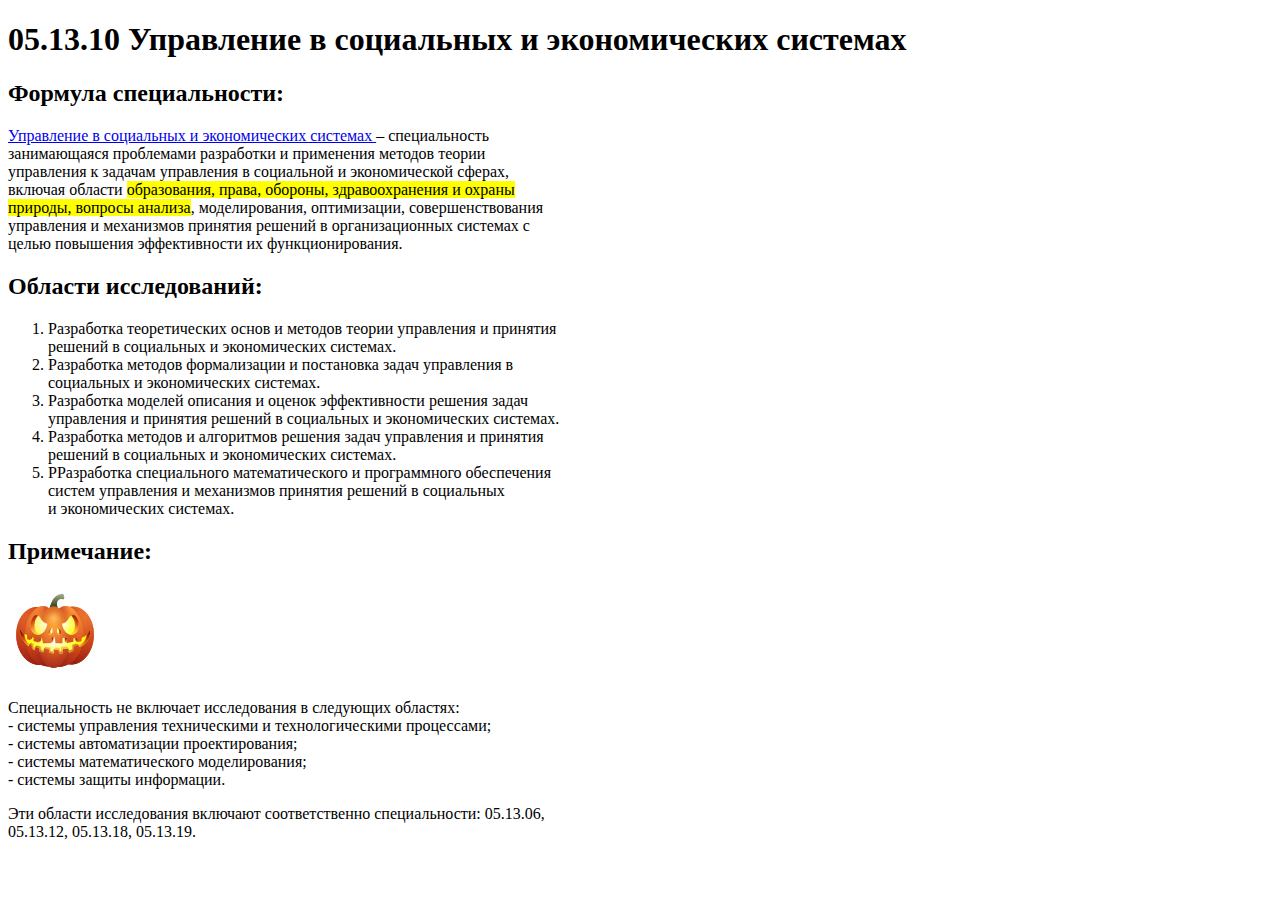
<file: lab1/index.html>
<!DOCTYPE html>
<html lang="en">
<head>
    <meta charset="UTF-8">
    <meta name="viewport" content="width=device-width, initial-scale=1.0">
    <title>Document</title>
</head>
<body>
    <h1>05.13.10 Управление в социальных и экономических системах </h1> 
    <h2>Формула специальности:</h2>
    <p> <a href="https://www.urfu.ru">Управление в социальных и экономических системах </a>– специальность <br/>
        занимающаяся проблемами разработки и применения методов теории <br/>
        управления к задачам управления в социальной и экономической сферах, <br/>
        включая области <mark>образования, права, обороны, здравоохранения и охраны <br/>
        природы, вопросы анализа</mark>, моделирования, оптимизации, совершенствования <br/>
        управления и механизмов принятия решений в организационных системах с <br/>
        целью повышения эффективности их функционирования. <br/>
    </p>

    <h2>Области исследований:</h2>
    <ol>
        <li>Разработка теоретических основ и методов теории управления и принятия <br/>
           решений в социальных и экономических системах.</li>

        <li>Разработка методов формализации и постановка задач управления в <br>
           социальных и экономических системах.</li>

        <li>Разработка моделей описания и оценок эффективности решения задач <br/>
           управления и принятия решений в социальных и экономических системах.</li>

        <li>Разработка методов и алгоритмов решения задач управления и принятия <br/>
           решений в социальных и экономических системах.</li>

        <li>РРазработка специального математического и программного обеспечения <br/>
           систем управления и механизмов принятия решений в социальных <br/>
           и экономических системах.</li>
        </ol>
    <h2>Примечание:</h2>
    <img src="tykva.jpg" alt="тыква">
    <p> 
        Специальность не включает исследования в следующих областях:<br/>
        - системы управления техническими и технологическими процессами;<br/>
        - системы автоматизации проектирования;<br/>
        - системы математического моделирования;<br/>
        - системы защиты информации. <br/>
    </p>

    <p>
        Эти области исследования включают соответственно специальности: 05.13.06, <br/>
        05.13.12, 05.13.18, 05.13.19. 
    </p>
    
</body>
</html>
</file>
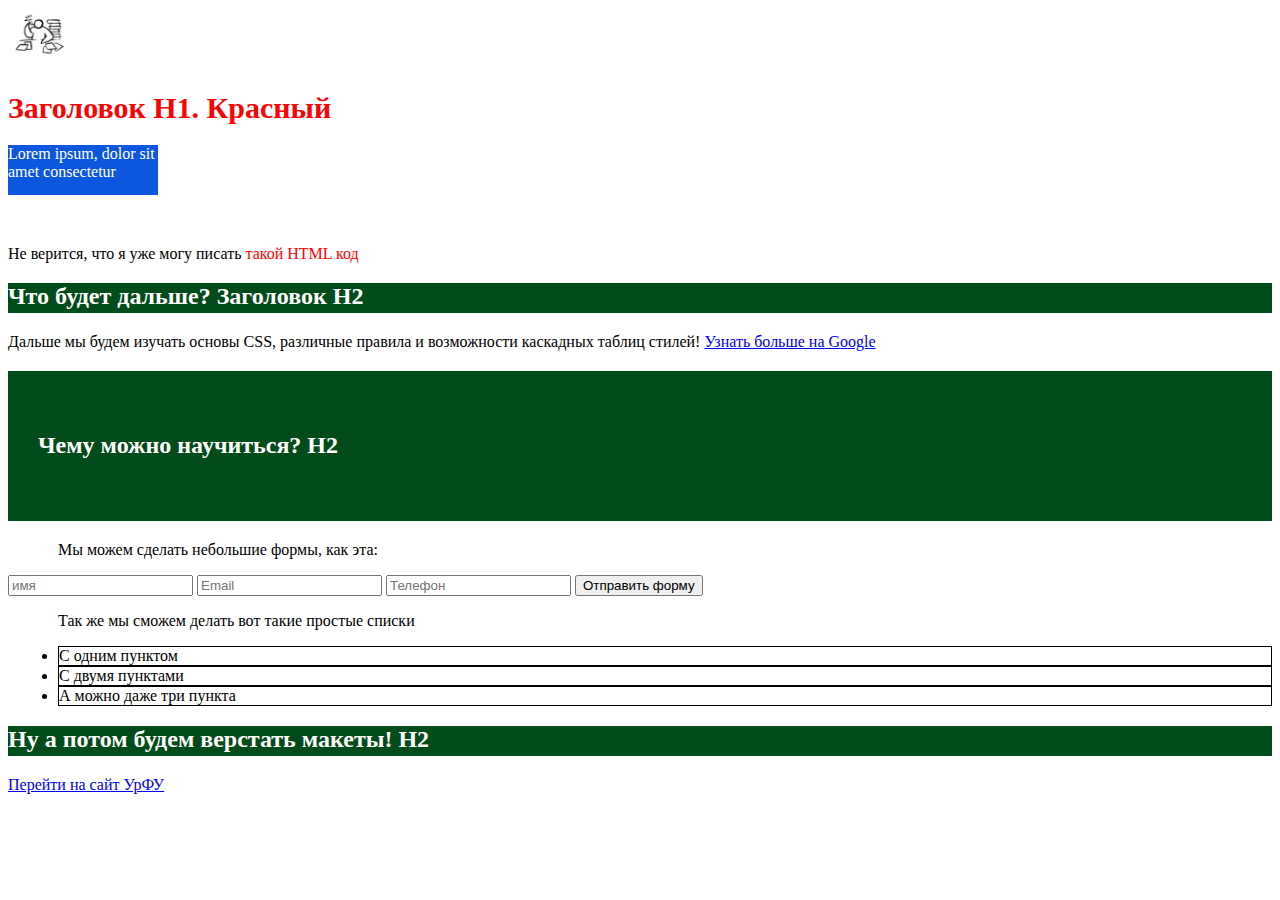
<file: lab3/index.html>
<!DOCTYPE html>
<html lang="en">
  <head>
    <meta charset="UTF-8" />
    <meta name="viewport" content="width=device-width, initial-scale=1.0" />
    <title>Document</title>
    <link
      href="http://fonts.googleapis.com/css?family=Open+Sans"
      rel="stylesheet"
      type="text/css"
    />
    <link href="style.css" rel="stylesheet" type="text/css" />
  </head>
  <body>
    <img src="person.jpg" alt="человечек" />
    <h1>Заголовок H1. Красный</h1>

   
      <p class="lorem">
        Lorem ipsum, dolor sit <br />
        amet consectetur <br />
      </p>
    

    <br />

    <p>
      Не верится, что я уже могу писать
      <span style="color: red">такой HTML код</span>
    </p>

    <h2 class="h21">Что будет дальше? Заголовок H2</h2>

    <p>
      Дальше мы будем изучать основы CSS, различные правила и возможности
      каскадных таблиц стилей!
      <a href="https://www.google.com">Узнать больше на Google</a>
    </p>

    <h2 class="h22">Чему можно научиться? H2</h2>

    <p class="text">Мы можем сделать небольшие формы, как эта:</p>

    <form action="#" method="POST" enctype="multipart/form-data">
      <input type="name" name="name" id="" placeholder="имя" />
      <input type="email" name="email" id="" placeholder="Email" />
      <input type="tel" name="tel" id="" placeholder="Телефон" />
      <button type="submit">Отправить форму</button>
    </form>

    <p class="text">Так же мы сможем делать вот такие простые списки</p>

    <ul class="text1">
      <li>С одним пунктом</li>
      <li>С двумя пунктами</li>
      <li>А можно даже три пункта</li>
    </ul>

    <h2 class="h21">Ну а потом будем верстать макеты! H2</h2>

    <a href="https://www.urfu.ru">Перейти на сайт УрФУ</a>
  </body>
</html>
</file>
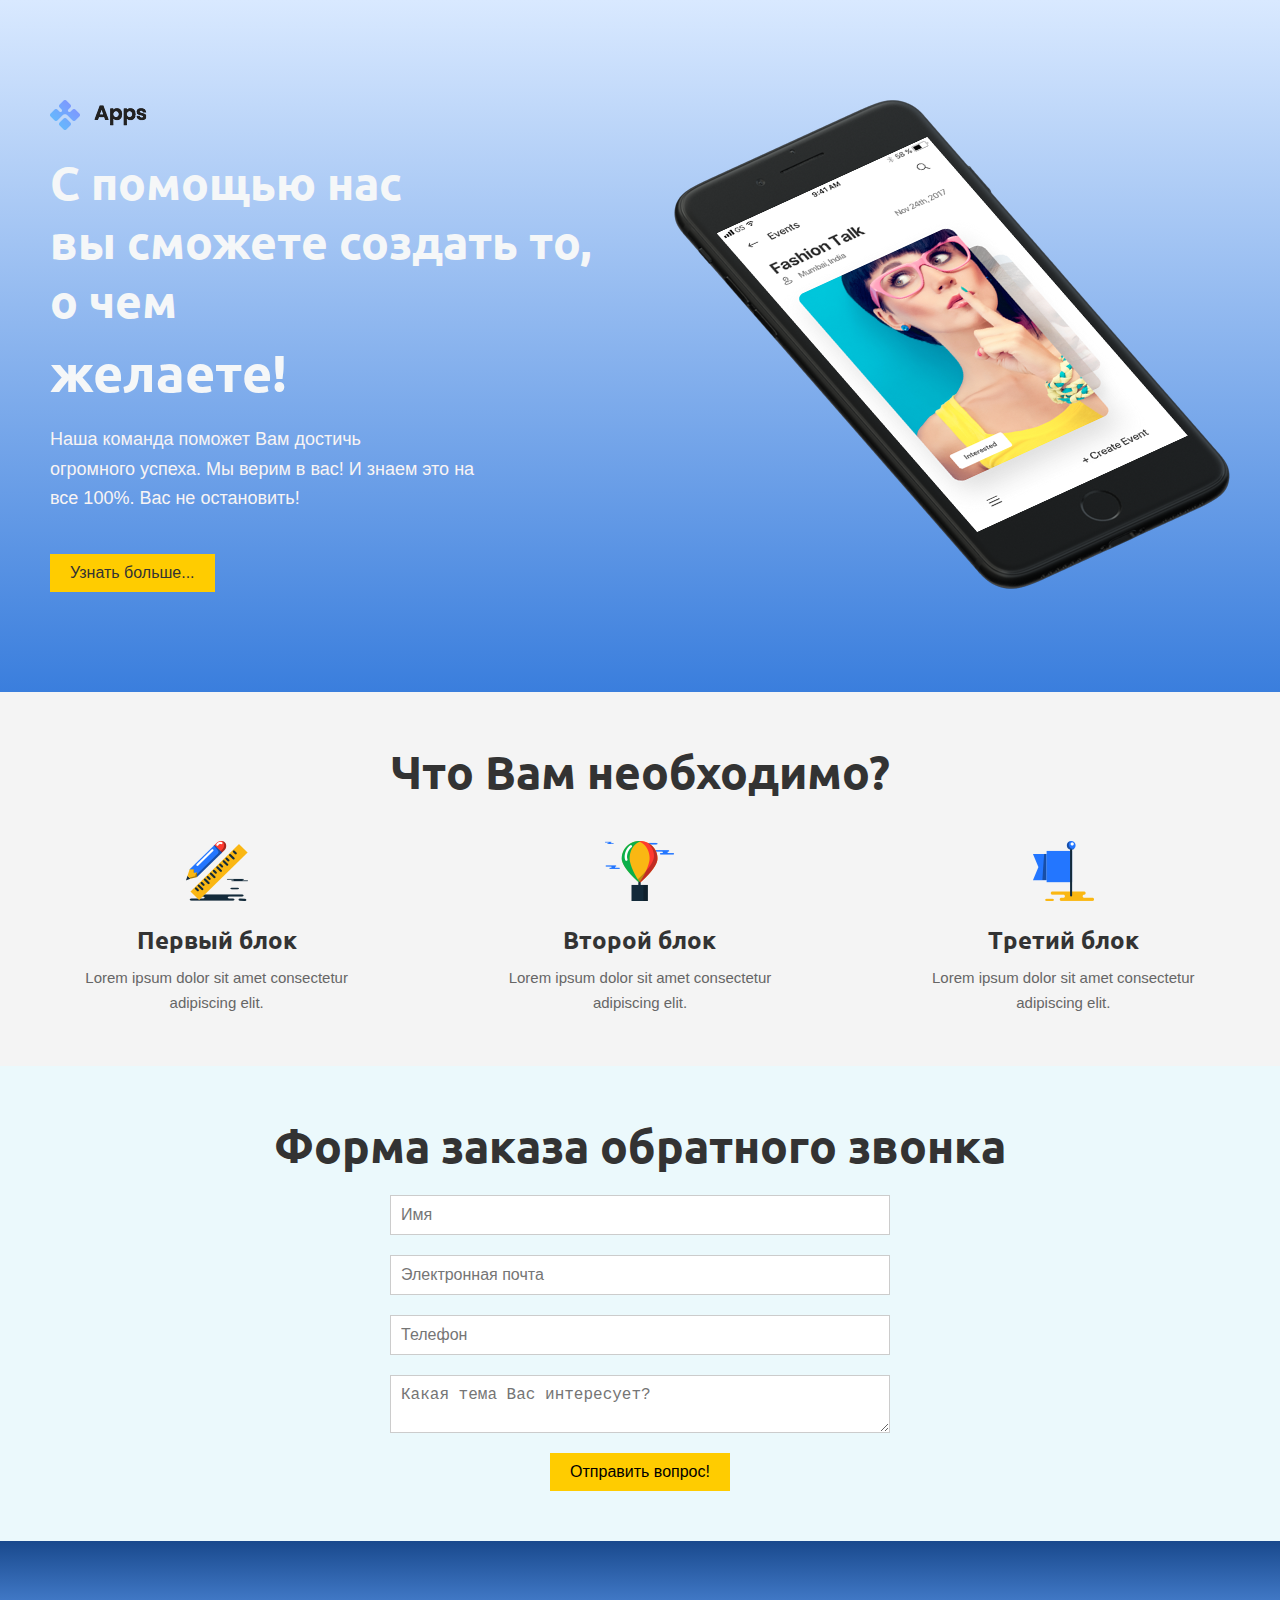
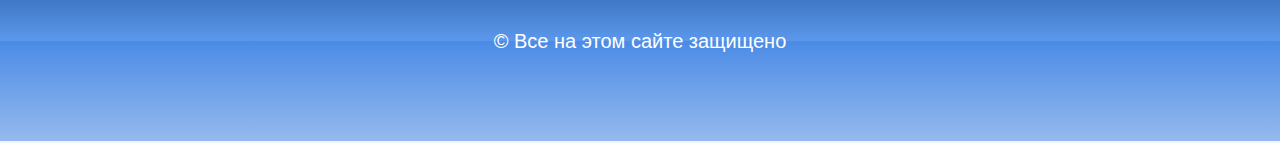
<file: lab6/index.html>
﻿<!DOCTYPE html>
<html lang="en">
  <head>
    <meta charset="UTF-8" />
    <meta name="viewport" content="width=device-width, initial-scale=1.0" />
    <title>Cool Company</title>
    <link rel="stylesheet" href="css/main.css" />
    <link
      href="https://fonts.googleapis.com/css2?family=Ubuntu:wght@300;400;700&display=swap"
      rel="stylesheet"
    />
    <link href="./css/style.css" rel="stylesheet" type="text/css" />

    <!-- Подключаем Animate.css -->
    <link
      rel="stylesheet"
      href="https://cdnjs.cloudflare.com/ajax/libs/animate.css/4.1.1/animate.min.css"
    />
  </head>

  <body>
    <div class="main-container">
      <!-- Первый блок. Текст, лого, телефон-->
      <div class="background1">
        <div class="container top">
          <div class="text-and-logo">
            <img src="./img/logo.png" alt="logo" />

            <h2 class="animate__animated animate__jello">
              С помощью нас <br />вы сможете создать то, о чем
            </h2>

            <h1 class="animate-header">желаете!</h1>

            <p>
              Наша команда поможет Вам достичь <br />
              огромного успеха. Мы верим в вас! И знаем это на <br />
              все 100%. Вас не остановить!
            </p>

            <button
              class="animate__animated animate__heartBeat animate__slower"
            >
              Узнать больше...
            </button>
          </div>

          <div class="phone">
            <img
              class="animate-phone"
              src="./img/header-img.png"
              alt="Phone Image"
            />
          </div>
        </div>
      </div>

      <!-- Услуги -->
      <div class="background2">
        <div class="container second_part">
          <h2 class="transition-header">Что Вам необходимо?</h2>
          <div class="blocks">
            <div class="universal_block">
              <img
                class="transition-image"
                src="./img/f3.png"
                alt="Первый блок"
              />
              <h3>Первый блок</h3>
              <p>
                Lorem ipsum dolor sit amet consectetur<br />adipiscing elit.
              </p>
            </div>
            <div class="universal_block">
              <img
                class="transition-image"
                src="./img/f4.png"
                alt="Второй блок"
              />
              <h3>Второй блок</h3>
              <p>
                Lorem ipsum dolor sit amet consectetur<br />adipiscing elit.
              </p>
            </div>
            <div class="universal_block">
              <img
                class="transition-image"
                src="./img/f5.png"
                alt="Третий блок"
              />
              <h3>Третий блок</h3>
              <p>
                Lorem ipsum dolor sit amet consectetur<br />adipiscing elit.
              </p>
            </div>
          </div>
        </div>
      </div>

      <!-- Заявка -->
      <div class="zakaz">
        <div class="container">
          <h2>Форма заказа обратного звонка</h2>
          <form action="#" method="post">
            <input type="text" placeholder="Имя" />
            <input type="email" placeholder="Электронная почта" />
            <input type="tel" placeholder="Телефон" />
            <textarea placeholder="Какая тема Вас интересует?"></textarea>
            <button type="submit">Отправить вопрос!</button>
          </form>
        </div>
      </div>

      <!-- Подвал -->
      <footer>
        <div class="background3"></div>
        <p>© Все на этом сайте защищено</p>
        <div class="background4"></div>
      </footer>
    </div>
  </body>
</html>
</file>
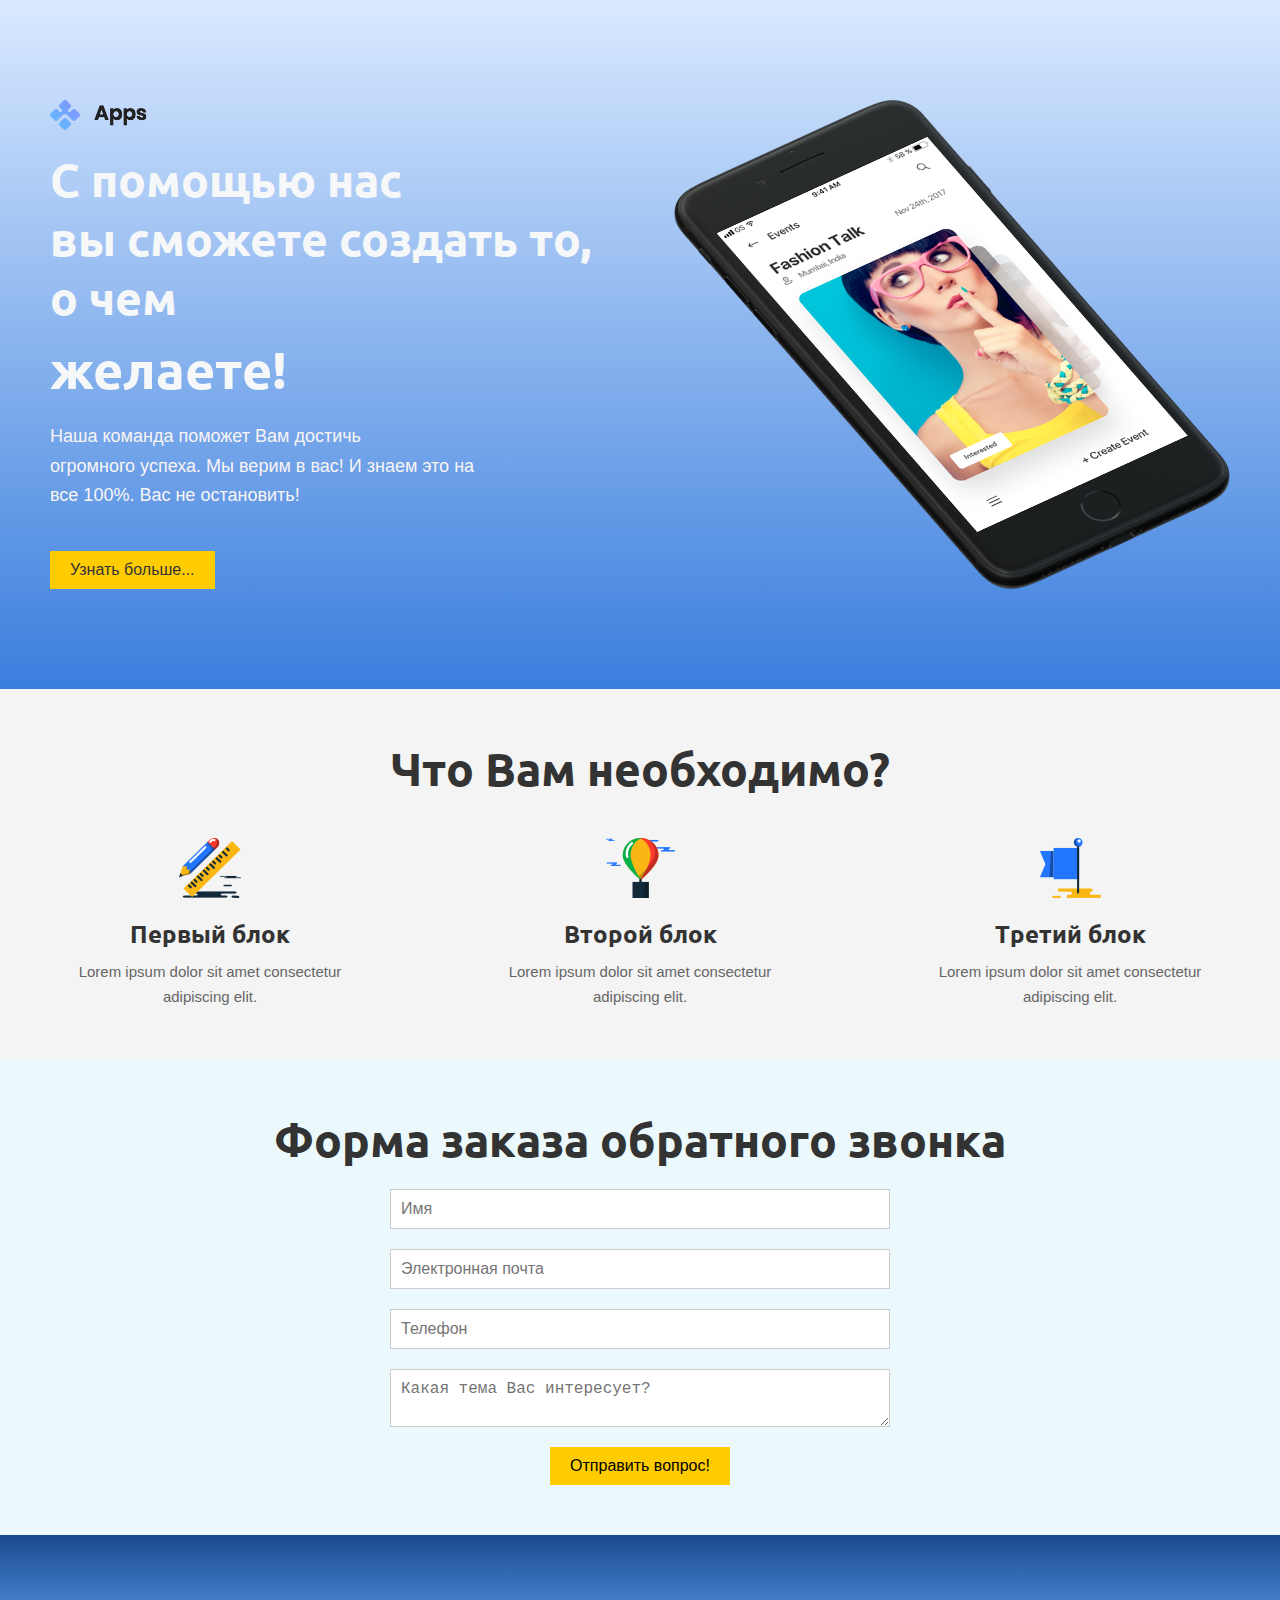
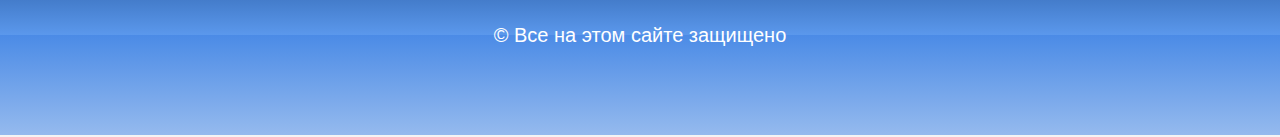
<file: lab4/template/index.html>
﻿<html lang="en">
  <head>
    <meta charset="UTF-8" />
    <meta name="viewport" content="width=device-width, initial-scale=1.0" />
    <title>Cool Company</title>
    <link rel="stylesheet" href="css/main.css" />
    <link
      href="https://fonts.googleapis.com/css2?family=Ubuntu:wght@300;400;700&display=swap"
      rel="stylesheet"
    />
    <link href="./css/style.css" rel="stylesheet" type="text/css" />
  </head>
  <body>
    <div class="main-container">
      <!-- Первый блок. Текст, лого, телефон-->
      <div class="background1">
        <div class="top">
          <div class="text-and-logo">
            <img src="./img/logo.png" alt="logo" />
            <h2>С помощью нас <br />вы сможете создать то, о чем</h2>
            <h1>желаете!</h1>
            <p>
              Наша команда поможет Вам достичь <br />
              огромного успеха. Мы верим в вас! И знаем это на <br />
              все 100%. Вас не остановить!
            </p>
            <button>Узнать больше...</button>
          </div>

          <div class="phone">
            <img src="./img/header-img.png" alt="Phone Image" />
          </div>
        </div>
      </div>

      <!-- Услуги -->
      <div class="background2">
        <div class="second_part">
          <h2>Что Вам необходимо?</h2>
          <div class="blocks">
            <div class="universal_block">
              <img src="./img/f3.png" alt="Первый блок" />
              <h3>Первый блок</h3>
              <p>
                Lorem ipsum dolor sit amet consectetur<br />adipiscing elit.
              </p>
            </div>
            <div class="universal_block">
              <img src="./img/f4.png" alt="Второй блок" />
              <h3>Второй блок</h3>
              <p>
                Lorem ipsum dolor sit amet consectetur<br />adipiscing elit.
              </p>
            </div>
            <div class="universal_block">
              <img src="./img/f5.png" alt="Третий блок" />
              <h3>Третий блок</h3>
              <p>
                Lorem ipsum dolor sit amet consectetur<br />adipiscing elit.
              </p>
            </div>
          </div>
        </div>
      </div>

      <!-- Заявка -->
      <div class="zakaz">
        <h2>Форма заказа обратного звонка</h2>
        <form action="#" method="post">
          <input type="text" placeholder="Имя" />
          <input type="email" placeholder="Электронная почта" />
          <input type="tel" placeholder="Телефон" />
          <textarea placeholder="Какая тема Вас интересует?"></textarea>
          <button type="submit">Отправить вопрос!</button>
        </form>
      </div>

      <!-- ПОдвал -->

      <footer>

        <div class="background3"></div>
        <p>© Все на этом сайте защищено</p>
        <div class="background4"></div>
      </footer>
    </div>
  </body>
</html>
</file>
<file: lab3/style.css>
h1{
  font-size: 30px;
  color: #f80404;
}

.lorem {
  background-color: rgb(13, 87, 223);
  width: 150px;
  height: 50px;
  color: #ffffff;
}

.red {
  color: #f50404;
}

.h21 {
  background-color: rgb(2, 75, 26);

  height: 30px;
  color: #ffffff;
}

.h22 {
  height: 150px;
  color: #ffffff;
  text-align: center; /* Выравнивание по центру по горизонтали */
  background-color: rgb(2, 75, 26);
  display: flex;
  align-items: center; /* Выравнивание по центру по вертикали */
  padding: 0 30px; /* Отступ 30px слева и справа */
}

.text {
  margin-left: 50px;
}

.text1 {
  margin-left: 10px;
}

li {
  border: 1px solid black;
}
</file>
<file: lab6/css/main.css>
body {
	font-family: 'Open Sans', sans-serif;
	color: #201b2d;
	font-size: 15px;
	padding: 0;
	margin: 0;
}

div, p, input, button, form, span, a, ul, li {
	box-sizing: border-box;
}

h1, h2, h3, h4, h5, h6 {
	margin: 0;
	font-family: 'Ubuntu', sans-serif;
	font-weight: 900;
}

p {
	line-height: 1.65em;
}
</file>
<file: lab6/css/style.css>
* {
  margin: 0;
  padding: 0;
  box-sizing: border-box;
}

body {
  font-family: Arial, sans-serif;
  background-color: #f4f4f4;
  color: #333;
}

.main-container {
  width: 100%;
  margin: 0 auto;
}

.container {
  width: 1300px;
  max-width: 100%;
  margin: 0 auto;
  padding: 0 20px; /* Добавляем внутренние отступы */
}

/* Первый блок: Текст, лого, телефон */
.background1 {
  background: linear-gradient(0deg, #3a7edd, #d9e9ff);
  padding: 50px 0;
}

.top {
  display: flex;
  justify-content: center;
  align-items: center;
  padding: 50px;
}

.text-and-logo {
  flex: 1;
  margin-right: 46px;
  color: #fff;
}

.text-and-logo img {
  margin-bottom: 20px;
}

.text-and-logo h1 {
  font-size: 52px;
  color: #f5f7f8;
  margin-bottom: 20px;
}

.text-and-logo h2 {
  font-size: 46px;
  color: #f5f7f8;
  margin-bottom: 10px;
}

.text-and-logo p {
  margin: 20px 0;
  font-size: 18px;
  color: #f8f4f4;
}

.text-and-logo button {
  padding: 10px 20px;
  background-color: #ffcc00;
  border: none;
  cursor: pointer;
  font-size: 16px;
  color: #333;
  margin-top: 20px;
}

.phone img {
  max-width: 100%;
  height: auto;
  flex: 1;
}

/* Второй блок: Услуги */
.background2 {
  background-color: #f4f4f4;
  padding: 50px 0;
}

.second_part {
  display: flex;
  flex-direction: column;
  align-items: center;
  justify-content: center;
}

.second_part h2 {
  font-size: 46px;
  margin-bottom: 40px;
  text-align: center;
}

.blocks {
  display: flex;
  justify-content: space-between;
  gap: 30px;
  width: 100%;
}

.universal_block {
  flex: 1;
  text-align: center;
}

.universal_block img {
  max-width: 100px;
  margin-bottom: 20px;
}

.universal_block h3 {
  font-size: 24px;
  margin-bottom: 10px;
}

.universal_block p {
  color: #666;
}

/* Третий блок: Форма заявки */
.zakaz {
  background-color: #ebf9fc;
  padding: 50px;
  text-align: center;
}

.zakaz h2 {
  font-size: 46px;
  margin-bottom: 20px;
}

form {
  display: flex;
  flex-direction: column;
  align-items: center;
}

form input,
form textarea {
  width: 100%;
  max-width: 500px;
  padding: 10px;
  margin-bottom: 20px;
  border: 1px solid #ccc;
  font-size: 16px;
}

form button {
  padding: 10px 20px;
  background-color: #ffcc00;
  border: none;
  cursor: pointer;
  font-size: 16px;
}

/* Четвёртый блок: Подвал */
footer {
  text-align: center;
  position: relative;
}

.background3 {
  background: linear-gradient(180deg, #19498d, #5b98ec);
  height: 100px;
  width: 100%;
  margin: 0;
}

.background4 {
  background: linear-gradient(180deg, #4b8be6, #95baee);
  height: 100px;
  width: 100%;
  margin: 0;
}

footer p {
  margin: 0;
  color: #fff;
  font-size: 20px;
  position: absolute;
  top: 50%;
  left: 50%;
  transform: translate(-50%, -50%);
}

/*------------------------------------ Анимация keyFrames--------------------------------------------------*/

@keyframes pulse {
  0% {
    transform: scale(1);
  }
  50% {
    transform: scale(1.5);
  }
  100% {
    transform: scale(1);
  }
}

.animate-phone {
  animation: pulse 2s;
}

@keyframes slideUp {
  0% {
    transform: translateY(0);
    opacity: 1;
  }
  50% {
    transform: translateY(-20px);
    opacity: 0.7;
  }
  100% {
    transform: translateY(0);
    opacity: 1;
  }
}

.animate-header {
  animation: slideUp 3s; /* Плавная анимация с циклом */
}

/*--------------------------------Анимация transition--------------------------*/

.transition-image {
  transition: transform 0.3s ease, filter 0.3s ease;
}

.transition-image:hover {
  transform: scale(1.1);
  filter: brightness(0.9);
}

.transition-header {
  transition: transform 0.3s ease;
}

.transition-header:hover {
  transform: translateY(-5px);
}


/*------------------------------------ Адаптация ------------------------------*/

/* От 992px до 1199px */
@media (min-width: 992px) and (max-width: 1199px) {
  .container {
    width: 960px;
  }

  .top {
    flex-direction: row; 
    justify-content: space-between; 
    align-items: center;
  }

  .text-and-logo {
    flex: 2; 
  }

  .text-and-logo h1, .text-and-logo h2 {
    font-size: 28px;
  }

  .text-and-logo p {
    font-size: 16px;
  }

  .phone {
    flex: 1; 
  }

  .phone img {
    width: 100%; 
    max-width: 450px; 
  }

  .second_part h2 {
    font-size: 28px;
  }

  .universal_block img {
    max-width: 80px;
  }

  .universal_block h3 {
    font-size: 20px;
  }

  .zakaz h2 {
    font-size: 28px;
  }

  form input,
  form textarea {
    font-size: 14px;
  }
}


/* От 768px до 991px */
@media (min-width: 768px) and (max-width: 991px) {
  .container {
    width: 100%;
    padding: 0 10px;
  }

  .top {
    flex-direction: row; 
    justify-content: space-between; 
    align-items: center;
  }

  .text-and-logo {
    margin-right: 0;
    text-align: left; 
    padding: 0 20px;
  }

  .phone {
    margin-left: auto; 
  }

  .phone img {
    width: 100%; 
    max-width: 300px; 
  }

  .blocks {
    display: flex;
    flex-direction: column; 
    align-items: center;
    gap: 20px; 
  }

  .universal_block {
    margin-bottom: 20px;
  }

  .text-and-logo h1, .text-and-logo h2 {
    font-size: 28px;
  }

  .text-and-logo p {
    font-size: 16px;
  }

  .second_part h2 {
    font-size: 28px;
  }

  .universal_block h3 {
    font-size: 18px;
  }

  
  .zakaz h2 {
    font-size: 28px;
  }

  form input,
  form textarea {
    font-size: 16px;
  }

  form input,
  form textarea {
    width: 100%;
    max-width: 50%;
  }
}
</file>
<file: lab4/template/css/main.css>
body {
	font-family: 'Open Sans', sans-serif;
	color: #201b2d;
	font-size: 15px;
	padding: 0;
	margin: 0;
}

div, p, input, button, form, span, a, ul, li {
	box-sizing: border-box;
}

h1, h2, h3, h4, h5, h6 {
	margin: 0;
	font-family: 'Ubuntu', sans-serif;
	font-weight: 900;
}

p {
	line-height: 1.65em;
}
</file>
<file: lab4/template/css/style.css>
* {
  margin: 0;
  padding: 0;
  box-sizing: border-box;
}

body {
  font-family: Arial, sans-serif;
  background-color: #f4f4f4;
  color: #333;
}

.main-container {
  width: 100%;
  margin: 0 auto;

  justify-content: center;
}

.background1 {
  background: linear-gradient(0deg, #3a7edd, #d9e9ff);
  padding: 50px 0; 
  width: 100%;
}

.top {
  display: flex;
  justify-content: center;
  align-items: center;
  padding: 50px;
  width: 100%;
  max-width: 1500px; 
  margin: 0 auto; 
}

.text-and-logo {
  flex: 1;
  margin-right: 46px;
  color: #fff;
}

.text-and-logo img {
  margin-bottom: 20px; 
}

.text-and-logo h1 {
  font-size: 52px;
  color: #f5f7f8;
  margin-bottom: 20px; 
}

.text-and-logo h2 {
  font-size: 46px;
  color: #f5f7f8;
  margin-bottom: 10px; 
}

.text-and-logo p {
  margin: 20px 0;
  font-size: 18px;
  color: #f8f4f4;
}

.text-and-logo button {
  padding: 10px 20px;
  background-color: #ffcc00;
  border: none;
  cursor: pointer;
  font-size: 16px;
  color: #333;
  margin-top: 20px; 
}

.phone img {
  max-width: 100%;
  height: auto;
  flex: 1;
}

/*---------------- Второй блок-------------*/

.background2 {
  background-color: #f4f4f4; 
  padding: 50px 0; 
}

.second_part {
  display: flex; 
  flex-direction: column; 
  align-items: center; 
  justify-content: center; 
  padding: 0 20px; 
  width: 100%;
  max-width: 1500px; 
  margin: 0 auto;
}

.second_part h2 {
  font-size: 46px;
  margin-bottom: 40px; 
  text-align: center; 
}

.blocks {
  display: flex;
  justify-content: space-between; 
  gap: 50px; 
  width: 100%; 
}

.universal_block {
  flex: 1; 
  margin: 0 15px; 
  text-align: center; 
}

.universal_block img {
  max-width: 100px; 
  margin-bottom: 20px; 
}
.universal_block h3 {
  font-size: 24px; 
  margin-bottom: 10px; 
}

.universal_block p {
  color: #666; 
}

/*---------------- Третий блок-------------*/

.zakaz {
  background-color: #ebf9fc;
  padding: 50px;
  text-align: center;
}

.zakaz h2 {
  font-size: 46px;
  margin-bottom: 20px;
}

form {
  display: flex;
  flex-direction: column;
  align-items: center;
}

form input,
form textarea {
  width: 100%;
  max-width: 500px;
  padding: 10px;
  margin-bottom: 20px;
  border: 1px solid #ccc;
  font-size: 16px;
}

form button {
  padding: 10px 20px;
  background-color: #ffcc00;
  border: none;
  cursor: pointer;
  font-size: 16px;
}

/*---------------- Четвёртый блок-------------*/
footer {
  text-align: center; /* Центрируем текст */
  font-size: 14px; /* Размер шрифта */
  position: relative; /* Для управления позиционированием дочерних элементов */
}

.background3 {
  background: linear-gradient(180deg, #19498d, #5b98ec);
  height: 100px; /* Высота для первого градиента */
  width: 100%; /* Занимает всю ширину */
  margin: 0; /* Убираем отступы */
}

.background4 {
  background: linear-gradient(180deg, #4b8be6, #95baee);
  height: 100px; /* Высота для второго градиента */
  width: 100%; /* Занимает всю ширину */
  margin: 0; /* Убираем отступы */
  
}

footer p {
  margin: 0; /* Убираем все отступы */
  color: #fff; /* Цвет текста */
  font-size: 20px;
  position: absolute; /* Абсолютное позиционирование текста */
  top: 50%; /* Центрируем текст вертикально */
  left: 50%; /* Центрируем по горизонтали */
  transform: translate(-50%, -50%); 
}
</file>
